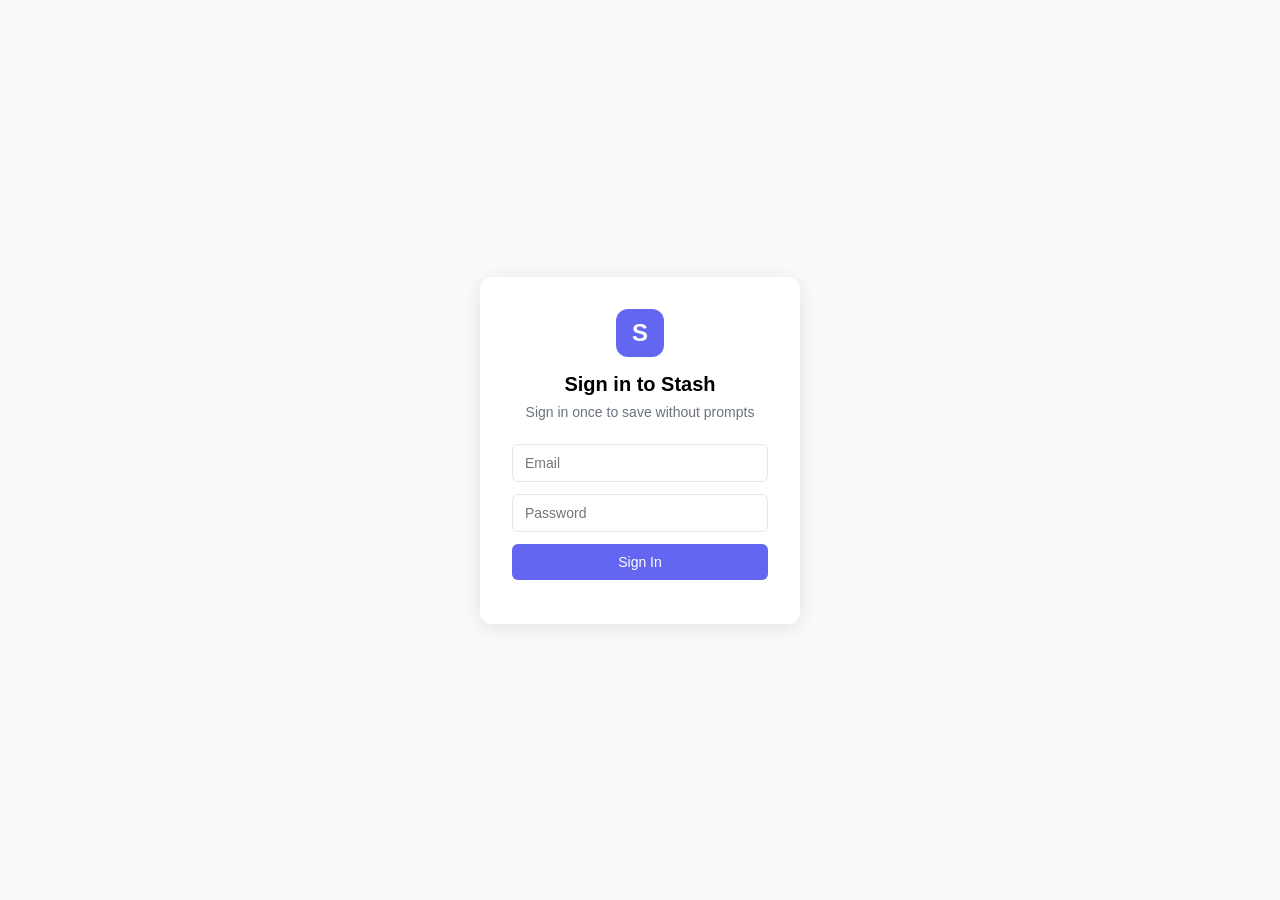
<file: compose/stash/web/auth-popup.html>
<!DOCTYPE html>
<html lang="en">
<head>
  <meta charset="UTF-8">
  <meta name="viewport" content="width=device-width, initial-scale=1.0">
  <title>Sign in to Stash</title>
  <style>
    * { margin: 0; padding: 0; box-sizing: border-box; }
    body {
      font-family: -apple-system, BlinkMacSystemFont, 'Segoe UI', Roboto, sans-serif;
      background: #f9fafb;
      min-height: 100vh;
      display: flex;
      align-items: center;
      justify-content: center;
      padding: 20px;
    }
    .container {
      background: white;
      padding: 32px;
      border-radius: 12px;
      box-shadow: 0 4px 20px rgba(0,0,0,0.1);
      width: 100%;
      max-width: 320px;
    }
    .logo {
      width: 48px;
      height: 48px;
      background: #6366f1;
      color: white;
      font-size: 24px;
      font-weight: 700;
      border-radius: 12px;
      display: flex;
      align-items: center;
      justify-content: center;
      margin: 0 auto 16px;
    }
    h1 { font-size: 20px; text-align: center; margin-bottom: 8px; }
    .subtitle { color: #6b7280; text-align: center; margin-bottom: 24px; font-size: 14px; }
    .form { display: flex; flex-direction: column; gap: 12px; }
    input {
      padding: 10px 12px;
      border: 1px solid #e5e7eb;
      border-radius: 6px;
      font-size: 14px;
    }
    input:focus { outline: none; border-color: #6366f1; }
    .btn {
      padding: 10px;
      background: #6366f1;
      color: white;
      border: none;
      border-radius: 6px;
      font-size: 14px;
      font-weight: 500;
      cursor: pointer;
    }
    .btn:hover { background: #4f46e5; }
    .btn:disabled { opacity: 0.6; cursor: not-allowed; }
    .error { color: #ef4444; font-size: 13px; text-align: center; margin-top: 12px; }
    .success {
      text-align: center;
      color: #059669;
      font-size: 14px;
    }
    .success-icon {
      font-size: 48px;
      margin-bottom: 16px;
    }
  </style>
</head>
<body>
  <div class="container">
    <div id="login-view">
      <div class="logo">S</div>
      <h1>Sign in to Stash</h1>
      <p class="subtitle">Sign in once to save without prompts</p>
      <form class="form" id="auth-form">
        <input type="email" id="email" placeholder="Email" required>
        <input type="password" id="password" placeholder="Password" required>
        <button type="submit" class="btn" id="submit-btn">Sign In</button>
      </form>
      <p class="error" id="error"></p>
    </div>
    <div id="success-view" style="display: none;">
      <div class="success">
        <div class="success-icon">&#10003;</div>
        <p>Signed in! This window will close.</p>
      </div>
    </div>
  </div>

  <script>
    const CONFIG = {
      SUPABASE_URL: 'https://YOUR_PROJECT_ID.supabase.co',
      SUPABASE_ANON_KEY: 'YOUR_SUPABASE_ANON_KEY',
    };

    // Check if we already have a valid session
    async function checkExistingSession() {
      try {
        const stored = localStorage.getItem('stash_session');
        if (stored) {
          const session = JSON.parse(stored);
          if (session && session.access_token) {
            // Verify token is still valid by checking expiry
            const payload = JSON.parse(atob(session.access_token.split('.')[1]));
            if (payload.exp * 1000 > Date.now()) {
              // Token still valid, send it back
              sendTokenToOpener(session);
              return true;
            }
          }
        }
      } catch(e) {}
      return false;
    }

    function sendTokenToOpener(session) {
      if (window.opener) {
        window.opener.postMessage({
          type: 'stash-auth',
          session: session
        }, '*');
        document.getElementById('login-view').style.display = 'none';
        document.getElementById('success-view').style.display = 'block';
        setTimeout(() => window.close(), 1000);
      }
    }

    // Check for existing session on load
    checkExistingSession();

    document.getElementById('auth-form').addEventListener('submit', async (e) => {
      e.preventDefault();

      const email = document.getElementById('email').value;
      const password = document.getElementById('password').value;
      const btn = document.getElementById('submit-btn');
      const error = document.getElementById('error');

      btn.disabled = true;
      btn.textContent = 'Signing in...';
      error.textContent = '';

      try {
        const res = await fetch(`${CONFIG.SUPABASE_URL}/auth/v1/token?grant_type=password`, {
          method: 'POST',
          headers: {
            'apikey': CONFIG.SUPABASE_ANON_KEY,
            'Content-Type': 'application/json',
          },
          body: JSON.stringify({ email, password }),
        });

        if (!res.ok) {
          const data = await res.json();
          throw new Error(data.error_description || 'Login failed');
        }

        const session = await res.json();

        // Store session in this domain's localStorage
        localStorage.setItem('stash_session', JSON.stringify(session));

        // Send to opener
        sendTokenToOpener(session);

      } catch(err) {
        error.textContent = err.message;
        btn.disabled = false;
        btn.textContent = 'Sign In';
      }
    });
  </script>
</body>
</html>
</file>
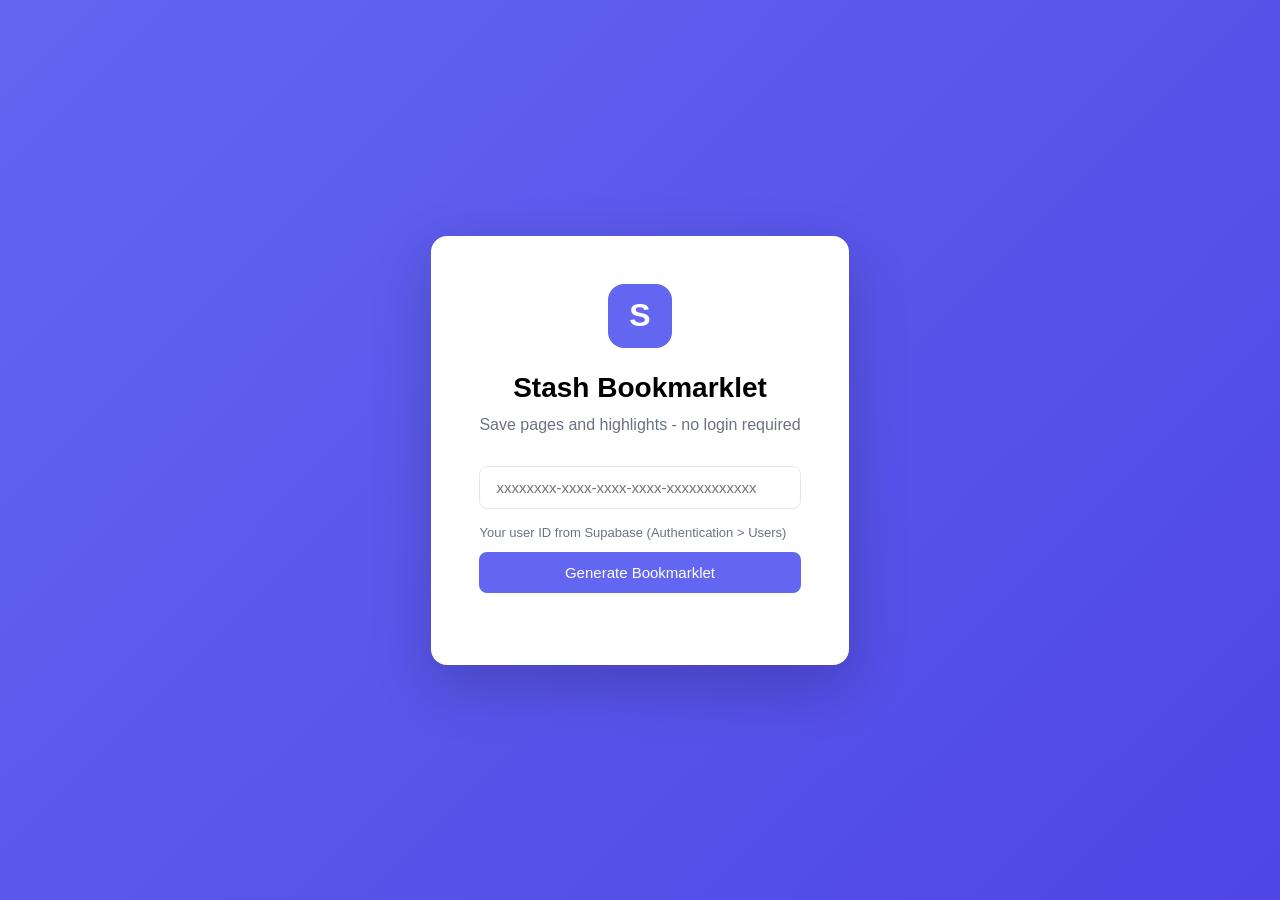
<file: compose/stash/web/bookmarklet.html>
<!DOCTYPE html>
<html lang="en">
<head>
  <meta charset="UTF-8">
  <meta name="viewport" content="width=device-width, initial-scale=1.0">
  <title>Install Stash Bookmarklet</title>
  <style>
    * { margin: 0; padding: 0; box-sizing: border-box; }
    body {
      font-family: -apple-system, BlinkMacSystemFont, 'Segoe UI', Roboto, sans-serif;
      background: linear-gradient(135deg, #6366f1 0%, #4f46e5 100%);
      min-height: 100vh;
      display: flex;
      align-items: center;
      justify-content: center;
      padding: 20px;
    }
    .container {
      background: white;
      padding: 48px;
      border-radius: 16px;
      box-shadow: 0 20px 60px rgba(0,0,0,0.2);
      max-width: 500px;
      text-align: center;
    }
    .logo {
      width: 64px;
      height: 64px;
      background: #6366f1;
      color: white;
      font-size: 32px;
      font-weight: 700;
      border-radius: 16px;
      display: inline-flex;
      align-items: center;
      justify-content: center;
      margin-bottom: 24px;
    }
    h1 { font-size: 28px; margin-bottom: 12px; }
    .subtitle { color: #6b7280; margin-bottom: 32px; }
    .setup-form {
      display: flex;
      flex-direction: column;
      gap: 12px;
      margin-bottom: 24px;
    }
    .setup-form input {
      padding: 12px 16px;
      border: 1px solid #e5e7eb;
      border-radius: 8px;
      font-size: 15px;
    }
    .setup-form input:focus {
      outline: none;
      border-color: #6366f1;
    }
    .btn {
      padding: 12px 24px;
      background: #6366f1;
      color: white;
      border: none;
      border-radius: 8px;
      font-size: 15px;
      font-weight: 500;
      cursor: pointer;
    }
    .btn:hover { background: #4f46e5; }
    .bookmarklet-section { display: none; }
    .bookmarklet-section.show { display: block; }
    .bookmarklet {
      display: inline-block;
      padding: 16px 32px;
      background: #6366f1;
      color: white;
      font-size: 18px;
      font-weight: 600;
      border-radius: 12px;
      text-decoration: none;
      margin-bottom: 24px;
      cursor: grab;
      transition: transform 0.2s, box-shadow 0.2s;
    }
    .bookmarklet:hover {
      transform: translateY(-2px);
      box-shadow: 0 8px 20px rgba(99, 102, 241, 0.4);
    }
    .instructions {
      text-align: left;
      background: #f9fafb;
      padding: 24px;
      border-radius: 12px;
      margin-top: 24px;
    }
    .instructions h3 { margin-bottom: 16px; font-size: 16px; }
    .instructions ol { margin-left: 20px; }
    .instructions li { margin-bottom: 12px; color: #374151; }
    .instructions code {
      background: #e5e7eb;
      padding: 2px 6px;
      border-radius: 4px;
      font-size: 13px;
    }
    .note {
      margin-top: 24px;
      padding: 16px;
      background: #fef3c7;
      border-radius: 8px;
      font-size: 14px;
      color: #92400e;
    }
    .success {
      background: #d1fae5;
      color: #065f46;
      padding: 12px;
      border-radius: 8px;
      margin-bottom: 16px;
    }
    .input-help {
      font-size: 13px;
      color: #6b7280;
      text-align: left;
      margin-top: 4px;
    }
  </style>
</head>
<body>
  <div class="container">
    <div class="logo">S</div>
    <h1>Stash Bookmarklet</h1>
    <p class="subtitle">Save pages and highlights - no login required</p>

    <div id="setup-section">
      <form class="setup-form" id="setup-form">
        <input type="text" id="user-id" placeholder="xxxxxxxx-xxxx-xxxx-xxxx-xxxxxxxxxxxx" required pattern="[0-9a-f]{8}-[0-9a-f]{4}-[0-9a-f]{4}-[0-9a-f]{4}-[0-9a-f]{12}">
        <p class="input-help">Your user ID from Supabase (Authentication > Users)</p>
        <button type="submit" class="btn">Generate Bookmarklet</button>
      </form>
    </div>

    <div class="bookmarklet-section" id="bookmarklet-section">
      <div class="success">Your bookmarklet is ready!</div>

      <a class="bookmarklet" id="bookmarklet-link" href="#">
        Save to Stash
      </a>

      <div class="instructions">
        <h3>How to install:</h3>
        <ol>
          <li><strong>Drag</strong> the "Save to Stash" button above to your <strong>bookmarks bar</strong></li>
          <li>If your bookmarks bar isn't visible, press <code>Cmd+Shift+B</code></li>
          <li>Click it on any page to save - that's it!</li>
        </ol>
      </div>

      <div class="note">
        <strong>Tip:</strong> Select text first, then click the bookmarklet to save just that highlight!
      </div>
    </div>
  </div>

  <script>
    // Replace with your Supabase project URL
    const CONFIG = {
      SUPABASE_URL: 'https://YOUR_PROJECT_ID.supabase.co',
    };

    document.getElementById('setup-form').addEventListener('submit', (e) => {
      e.preventDefault();
      const userId = document.getElementById('user-id').value.trim();
      const functionUrl = CONFIG.SUPABASE_URL + '/functions/v1/save-page';

      // Generate bookmarklet with client-side extraction
      const bookmarkletCode = `javascript:(async()=>{const f='${functionUrl}',uid='${userId}';const t=document.createElement('div');t.textContent='Saving...';t.style.cssText='position:fixed;bottom:20px;right:20px;padding:12px 24px;background:%236366f1;color:white;border-radius:8px;font:500 14px system-ui;z-index:999999';document.body.appendChild(t);try{const sel=window.getSelection().toString().trim();const url=location.href;const siteName=location.hostname.replace('www.','');const ps=[];if(!sel){document.querySelectorAll('article p,main p,.article-body p,.post-content p,.entry-content p,[role=article] p').forEach(el=>{const x=el.innerText?.trim();if(x&&x.length>20)ps.push(x)});if(ps.length<3){document.querySelectorAll('p').forEach(el=>{const x=el.innerText?.trim();if(x&&x.length>50)ps.push(x)})}}const content=ps.join('\\n\\n');const title=document.querySelector('h1')?.innerText?.trim()||document.title;const pf={title:title,content:sel?'':content,excerpt:'',site_name:siteName,author:null};const res=await fetch(f,{method:'POST',headers:{'Content-Type':'application/json'},body:JSON.stringify({url:url,user_id:uid,highlight:sel||null,source:'bookmarklet',prefetched:pf})});if(res.ok){t.textContent='Saved!';t.style.background='%2310b981'}else{const err=await res.text();t.textContent='Failed: '+err.slice(0,50);t.style.background='%23ef4444'}setTimeout(()=>t.remove(),3000)}catch(e){t.textContent='Error: '+e.message;t.style.background='%23ef4444';setTimeout(()=>t.remove(),5000)}})();`;

      document.getElementById('bookmarklet-link').href = bookmarkletCode;
      document.getElementById('setup-section').style.display = 'none';
      document.getElementById('bookmarklet-section').classList.add('show');
    });
  </script>
</body>
</html>
</file>
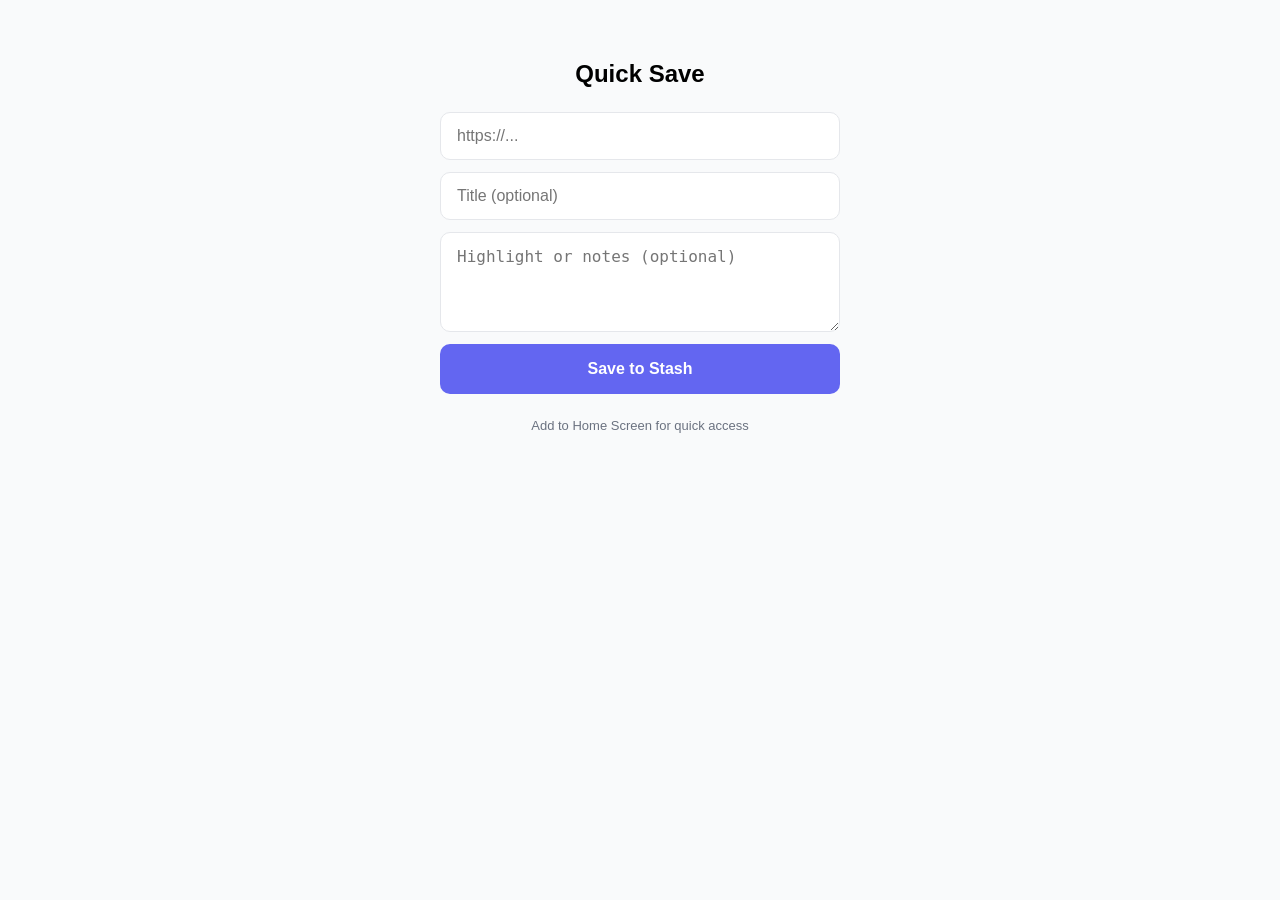
<file: compose/stash/web/save.html>
<!DOCTYPE html>
<html lang="en">
<head>
  <meta charset="UTF-8">
  <meta name="viewport" content="width=device-width, initial-scale=1.0">
  <meta name="apple-mobile-web-app-capable" content="yes">
  <meta name="apple-mobile-web-app-status-bar-style" content="black-translucent">
  <title>Quick Save - Stash</title>
  <style>
    * { margin: 0; padding: 0; box-sizing: border-box; }
    body {
      font-family: -apple-system, BlinkMacSystemFont, 'Segoe UI', Roboto, sans-serif;
      background: #f9fafb;
      min-height: 100vh;
      padding: 20px;
    }
    .container {
      max-width: 400px;
      margin: 0 auto;
      padding-top: 40px;
    }
    h1 {
      font-size: 24px;
      margin-bottom: 24px;
      text-align: center;
    }
    .form {
      display: flex;
      flex-direction: column;
      gap: 12px;
    }
    input, textarea {
      padding: 14px 16px;
      border: 1px solid #e5e7eb;
      border-radius: 10px;
      font-size: 16px;
      -webkit-appearance: none;
    }
    input:focus, textarea:focus {
      outline: none;
      border-color: #6366f1;
    }
    textarea {
      min-height: 100px;
      resize: vertical;
    }
    .btn {
      padding: 16px;
      background: #6366f1;
      color: white;
      border: none;
      border-radius: 10px;
      font-size: 16px;
      font-weight: 600;
      cursor: pointer;
      -webkit-appearance: none;
    }
    .btn:active { background: #4f46e5; }
    .btn:disabled { opacity: 0.6; }
    .status {
      text-align: center;
      padding: 12px;
      border-radius: 8px;
      margin-top: 16px;
      display: none;
    }
    .status.success {
      display: block;
      background: #d1fae5;
      color: #065f46;
    }
    .status.error {
      display: block;
      background: #fee2e2;
      color: #991b1b;
    }
    .hint {
      font-size: 13px;
      color: #6b7280;
      text-align: center;
      margin-top: 24px;
    }
  </style>
</head>
<body>
  <div class="container">
    <h1>Quick Save</h1>
    <form class="form" id="save-form">
      <input type="url" id="url" placeholder="https://..." required>
      <input type="text" id="title" placeholder="Title (optional)">
      <textarea id="highlight" placeholder="Highlight or notes (optional)"></textarea>
      <button type="submit" class="btn" id="save-btn">Save to Stash</button>
    </form>
    <div class="status" id="status"></div>
    <p class="hint">Add to Home Screen for quick access</p>
  </div>

  <script>
    const CONFIG = {
      SUPABASE_URL: 'https://YOUR_PROJECT_ID.supabase.co',
      SUPABASE_ANON_KEY: 'YOUR_SUPABASE_ANON_KEY',
      USER_ID: 'YOUR_USER_ID',
    };

    document.getElementById('save-form').addEventListener('submit', async (e) => {
      e.preventDefault();

      const btn = document.getElementById('save-btn');
      const status = document.getElementById('status');
      const url = document.getElementById('url').value.trim();
      const title = document.getElementById('title').value.trim();
      const highlight = document.getElementById('highlight').value.trim();

      btn.disabled = true;
      btn.textContent = 'Saving...';
      status.className = 'status';

      try {
        const data = {
          user_id: CONFIG.USER_ID,
          url: url,
          title: title || new URL(url).hostname,
          site_name: new URL(url).hostname.replace('www.', ''),
          source: 'mobile-web',
        };

        if (highlight) {
          data.highlight = highlight;
        }

        const res = await fetch(`${CONFIG.SUPABASE_URL}/rest/v1/saves`, {
          method: 'POST',
          headers: {
            'apikey': CONFIG.SUPABASE_ANON_KEY,
            'Content-Type': 'application/json',
            'Prefer': 'return=minimal',
          },
          body: JSON.stringify(data),
        });

        if (res.ok) {
          status.textContent = 'Saved!';
          status.className = 'status success';
          document.getElementById('url').value = '';
          document.getElementById('title').value = '';
          document.getElementById('highlight').value = '';
        } else {
          throw new Error('Save failed');
        }
      } catch (err) {
        status.textContent = 'Failed to save. Check the URL.';
        status.className = 'status error';
      }

      btn.disabled = false;
      btn.textContent = 'Save to Stash';
    });

    // Auto-paste from clipboard on focus (if permitted)
    document.getElementById('url').addEventListener('focus', async () => {
      const urlInput = document.getElementById('url');
      if (urlInput.value) return;
      try {
        const text = await navigator.clipboard.readText();
        if (text.startsWith('http')) {
          urlInput.value = text;
        }
      } catch (e) {}
    });
  </script>
</body>
</html>
</file>
